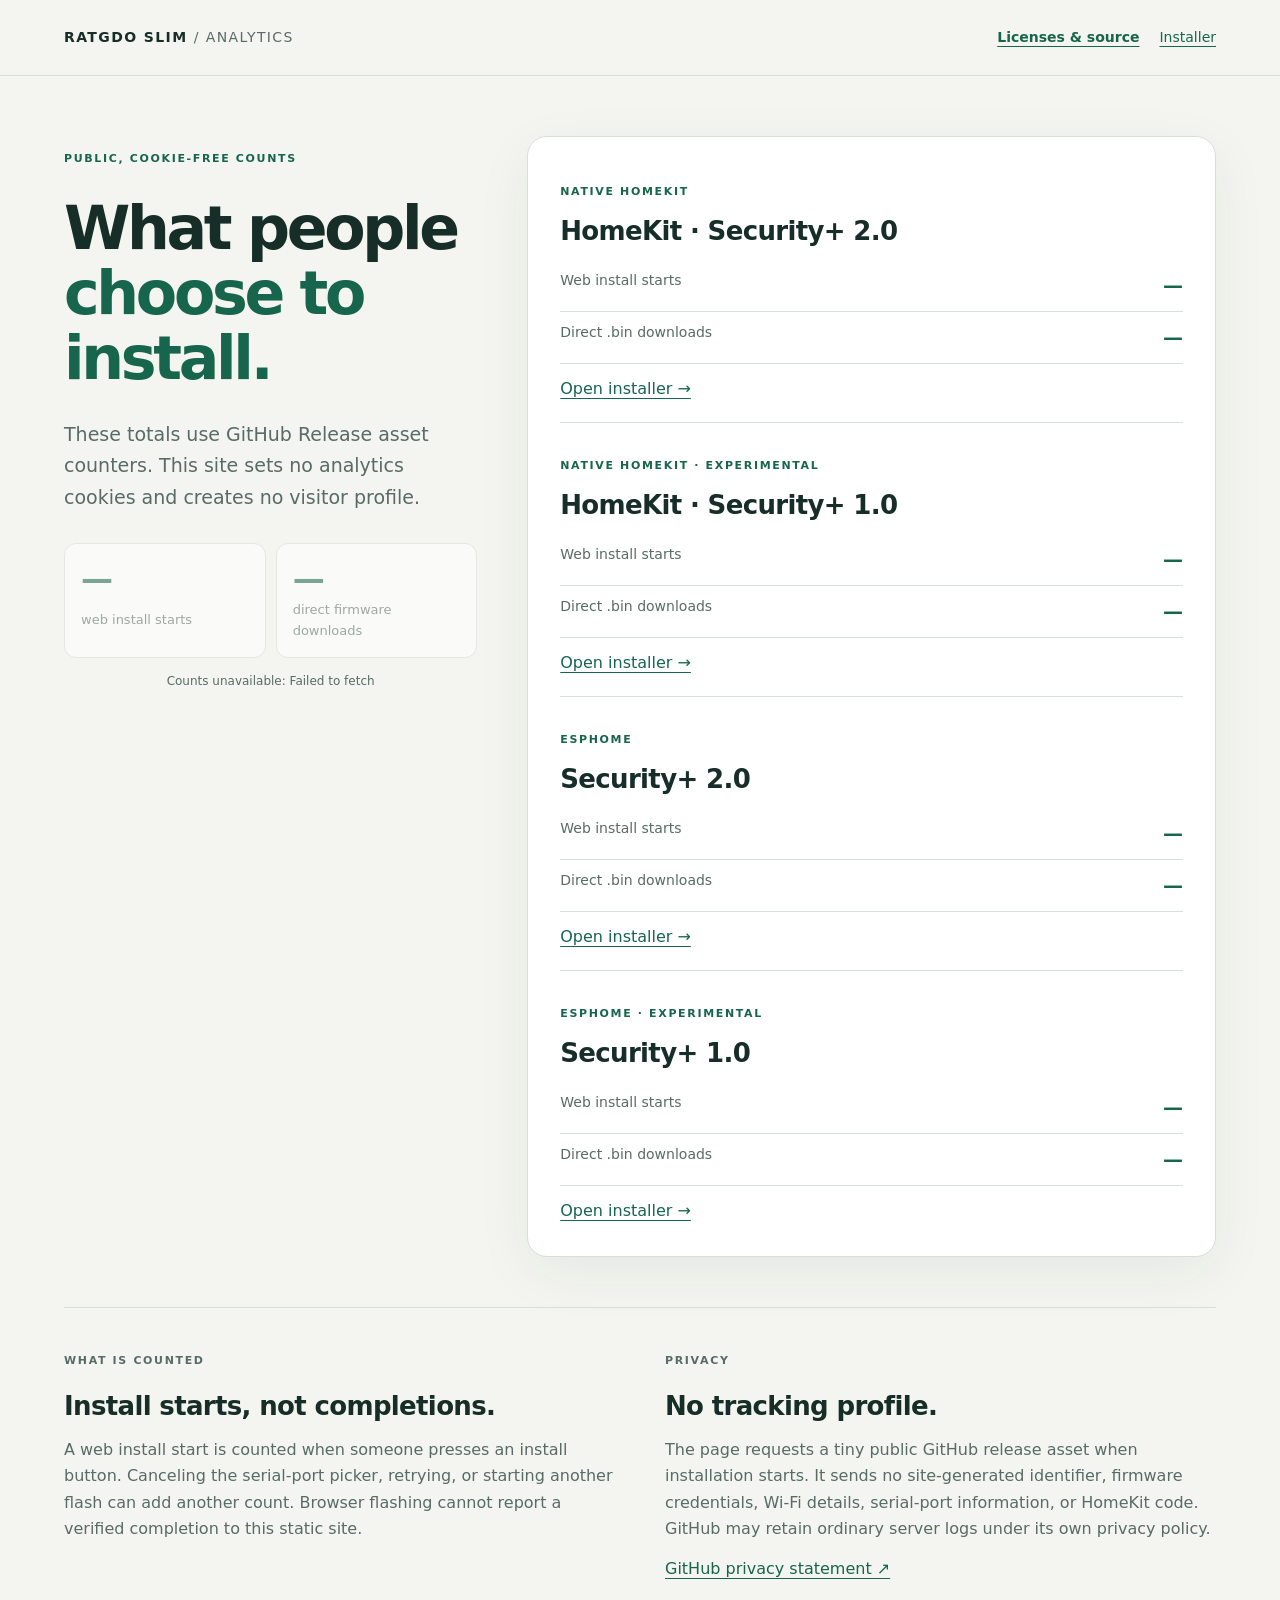
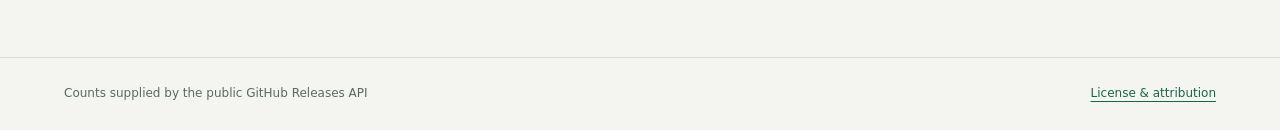
<file: docs/analytics.html>
<!doctype html>
<html lang="en">
<head>
  <meta charset="utf-8">
  <meta name="viewport" content="width=device-width, initial-scale=1">
  <meta name="color-scheme" content="light dark">
  <meta name="description" content="Anonymous public install-start and firmware download counts for the RATGDO 1 MB installers.">
  <title>RATGDO Slim installer · Analytics</title>
  <link rel="stylesheet" href="installer.css">
  <script src="analytics.js" defer></script>
</head>
<body>
  <header><a class="brand" href="./">RATGDO SLIM <span>/ ANALYTICS</span></a><nav class="header-links"><a href="legal.html">Licenses &amp; source</a><a href="./">Installer</a></nav></header>
  <main class="analytics-page" data-analytics-dashboard data-state="loading">
    <section>
      <p class="eyebrow">PUBLIC, COOKIE-FREE COUNTS</p>
      <h1>What people<br><span>choose to install.</span></h1>
      <p class="lead">These totals use GitHub Release asset counters. This site sets no analytics cookies and creates no visitor profile.</p>
      <div class="analytics-total"><span><strong data-count="total-attempts">—</strong> web install starts</span><span><strong data-count="total-downloads">—</strong> direct firmware downloads</span></div>
      <p class="helper" data-analytics-updated>Loading live GitHub totals…</p>
    </section>
    <section class="installer analytics-grid" aria-label="Firmware counts">
      <article class="metric-card"><p class="eyebrow">NATIVE HOMEKIT</p><h2>HomeKit · Security+ 2.0</h2><dl><div><dt>Web install starts</dt><dd data-count="homekit-secplus2-attempts">—</dd></div><div><dt>Direct .bin downloads</dt><dd data-count="homekit-secplus2-downloads">—</dd></div></dl><a href="./">Open installer →</a></article>
      <article class="metric-card"><p class="eyebrow">NATIVE HOMEKIT · EXPERIMENTAL</p><h2>HomeKit · Security+ 1.0</h2><dl><div><dt>Web install starts</dt><dd data-count="homekit-secplus1-attempts">—</dd></div><div><dt>Direct .bin downloads</dt><dd data-count="homekit-secplus1-downloads">—</dd></div></dl><a href="./">Open installer →</a></article>
      <article class="metric-card"><p class="eyebrow">ESPHOME</p><h2>Security+ 2.0</h2><dl><div><dt>Web install starts</dt><dd data-count="esphome-secplus2-attempts">—</dd></div><div><dt>Direct .bin downloads</dt><dd data-count="esphome-secplus2-downloads">—</dd></div></dl><a href="esphome.html">Open installer →</a></article>
      <article class="metric-card"><p class="eyebrow">ESPHOME · EXPERIMENTAL</p><h2>Security+ 1.0</h2><dl><div><dt>Web install starts</dt><dd data-count="esphome-secplus1-attempts">—</dd></div><div><dt>Direct .bin downloads</dt><dd data-count="esphome-secplus1-downloads">—</dd></div></dl><a href="esphome.html">Open installer →</a></article>
    </section>
    <section class="details analytics-notes">
      <article><p class="eyebrow">WHAT IS COUNTED</p><h2>Install starts, not completions.</h2><p>A web install start is counted when someone presses an install button. Canceling the serial-port picker, retrying, or starting another flash can add another count. Browser flashing cannot report a verified completion to this static site.</p></article>
      <article><p class="eyebrow">PRIVACY</p><h2>No tracking profile.</h2><p>The page requests a tiny public GitHub release asset when installation starts. It sends no site-generated identifier, firmware credentials, Wi-Fi details, serial-port information, or HomeKit code. GitHub may retain ordinary server logs under its own privacy policy.</p><p><a href="https://docs.github.com/en/site-policy/privacy-policies/github-general-privacy-statement">GitHub privacy statement ↗</a></p></article>
    </section>
  </main>
  <footer><span>Counts supplied by the public GitHub Releases API</span><a href="legal.html">License &amp; attribution</a></footer>
</body>
</html>
</file>
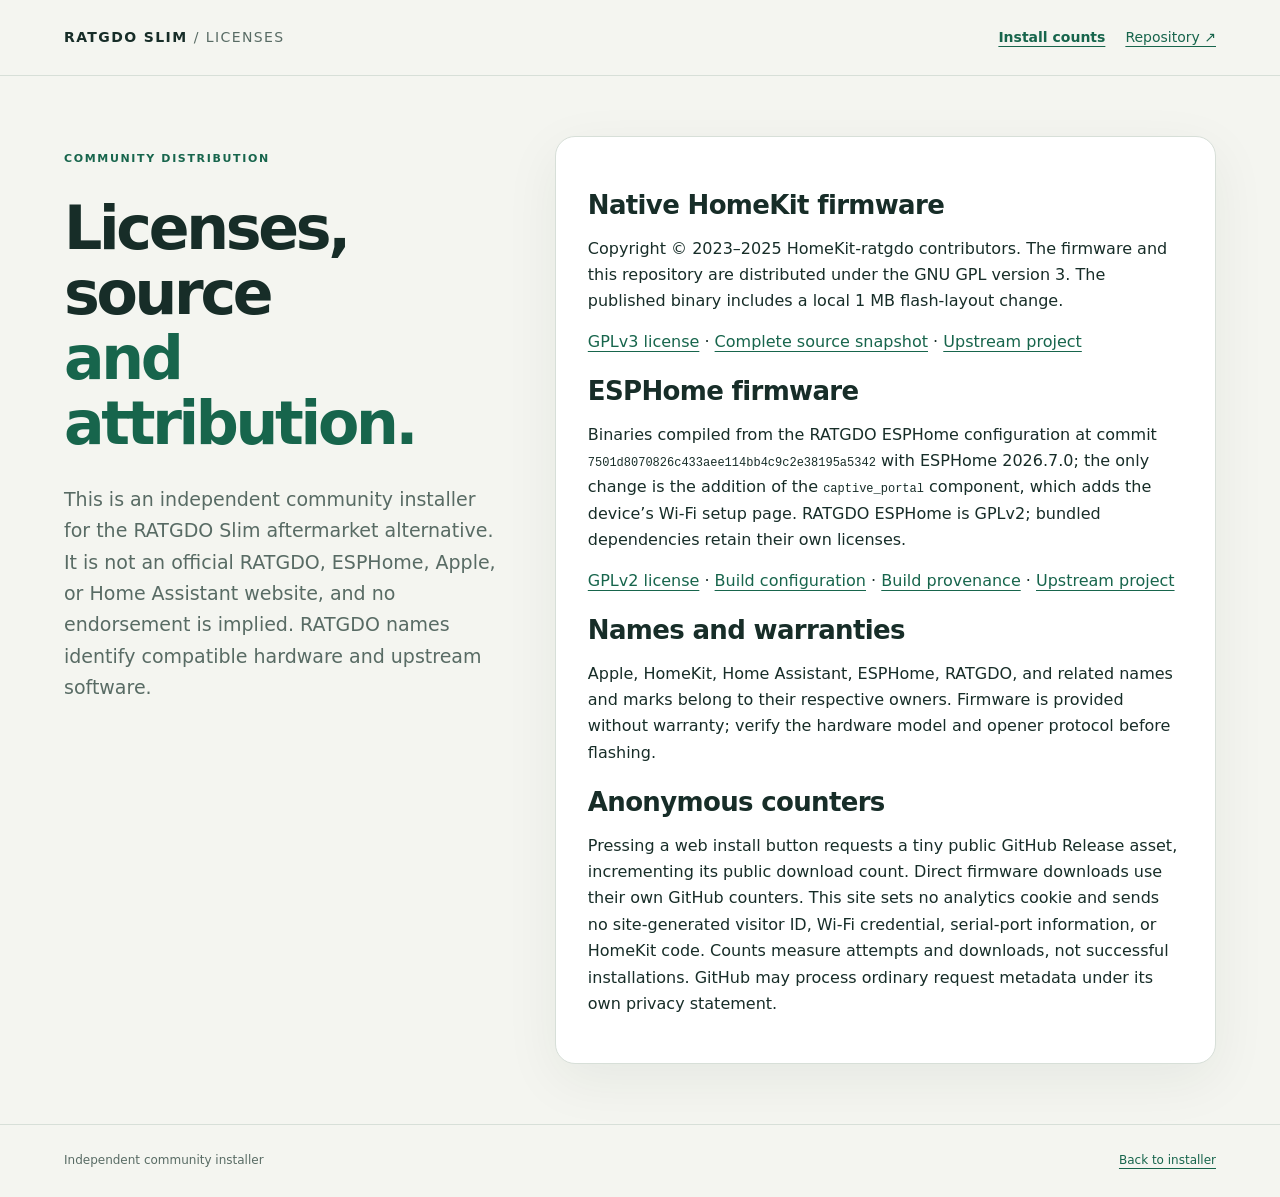
<file: docs/legal.html>
<!doctype html>
<html lang="en">
<head>
  <meta charset="utf-8">
  <meta name="viewport" content="width=device-width, initial-scale=1">
  <meta name="color-scheme" content="light dark">
  <title>RATGDO Slim installer · Licenses and source</title>
  <link rel="stylesheet" href="installer.css">
</head>
<body>
  <header><a class="brand" href="./">RATGDO SLIM <span>/ LICENSES</span></a><nav class="header-links"><a href="analytics.html">Install counts</a><a href="https://github.com/ishankhatri90/ratgdo-homekit">Repository ↗</a></nav></header>
  <main class="legal-page">
    <section>
      <p class="eyebrow">COMMUNITY DISTRIBUTION</p>
      <h1>Licenses, source<br><span>and attribution.</span></h1>
      <p class="lead">This is an independent community installer for the RATGDO Slim aftermarket alternative. It is not an official RATGDO, ESPHome, Apple, or Home Assistant website, and no endorsement is implied. RATGDO names identify compatible hardware and upstream software.</p>
    </section>
    <section class="installer">
      <h2>Native HomeKit firmware</h2>
      <p>Copyright © 2023–2025 HomeKit-ratgdo contributors. The firmware and this repository are distributed under the GNU GPL version 3. The published binary includes a local 1 MB flash-layout change.</p>
      <p><a href="licenses/GPL-3.0.txt">GPLv3 license</a> · <a href="https://github.com/ishankhatri90/ratgdo-homekit/releases/download/v2.2.5-1mb/homekit-2.2.5-1mb-source.tar.gz">Complete source snapshot</a> · <a href="https://github.com/ratgdo/homekit-ratgdo">Upstream project</a></p>
      <h2>ESPHome firmware</h2>
      <p>Binaries compiled from the RATGDO ESPHome configuration at commit <code>7501d8070826c433aee114bb4c9c2e38195a5342</code> with ESPHome 2026.7.0; the only change is the addition of the <code>captive_portal</code> component, which adds the device’s Wi-Fi setup page. RATGDO ESPHome is GPLv2; bundled dependencies retain their own licenses.</p>
      <p><a href="licenses/GPL-2.0.txt">GPLv2 license</a> · <a href="https://github.com/ishankhatri90/ratgdo-homekit/tree/main/esphome-captive">Build configuration</a> · <a href="esphome-builds.json">Build provenance</a> · <a href="https://github.com/ratgdo/esphome-ratgdo">Upstream project</a></p>
      <h2>Names and warranties</h2>
      <p>Apple, HomeKit, Home Assistant, ESPHome, RATGDO, and related names and marks belong to their respective owners. Firmware is provided without warranty; verify the hardware model and opener protocol before flashing.</p>
      <h2>Anonymous counters</h2>
      <p>Pressing a web install button requests a tiny public GitHub Release asset, incrementing its public download count. Direct firmware downloads use their own GitHub counters. This site sets no analytics cookie and sends no site-generated visitor ID, Wi-Fi credential, serial-port information, or HomeKit code. Counts measure attempts and downloads, not successful installations. GitHub may process ordinary request metadata under its own privacy statement.</p>
    </section>
  </main>
  <footer><span>Independent community installer</span><a href="./">Back to installer</a></footer>
</body>
</html>
</file>
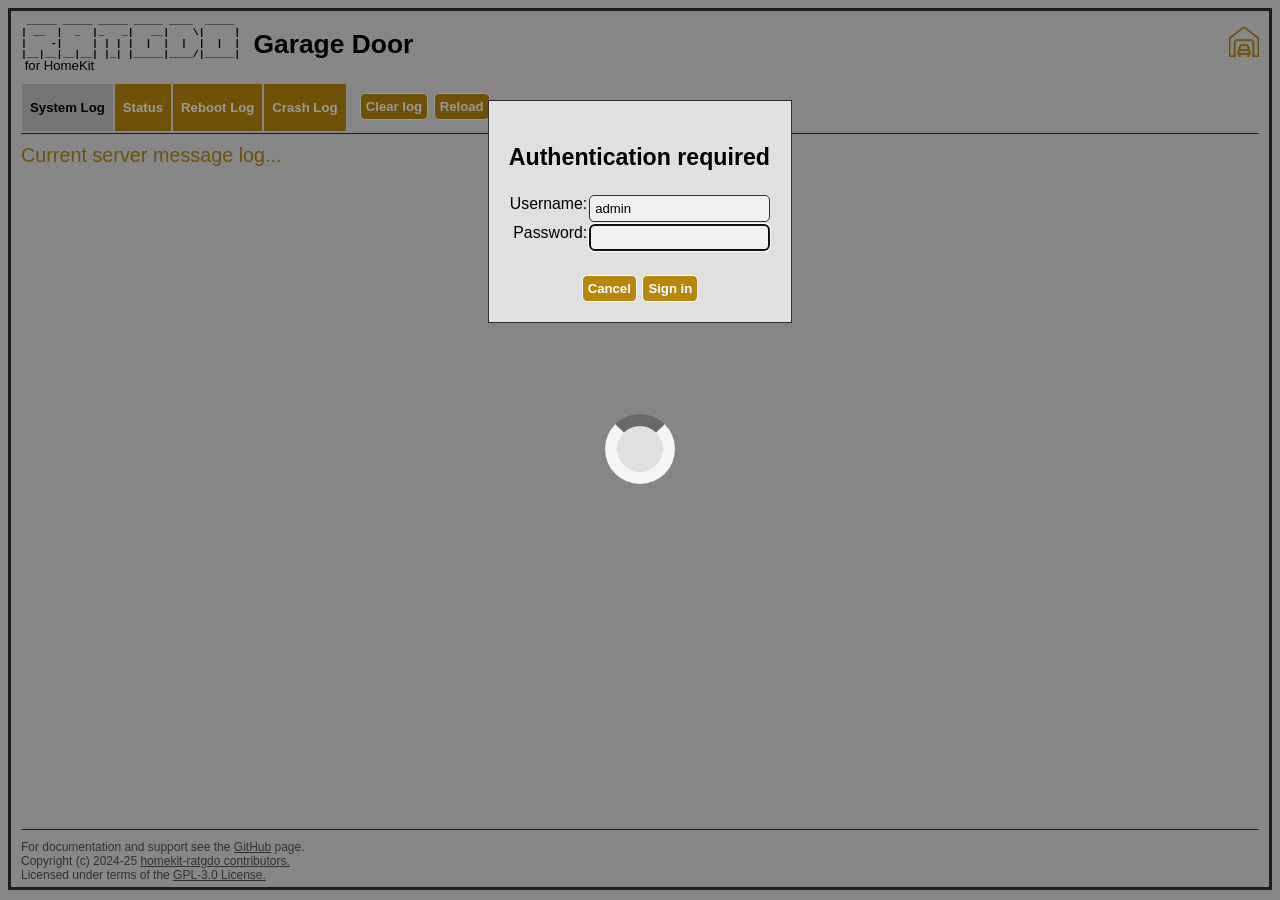
<file: src/www/logs.html>
<!DOCTYPE html>
<html lang="en">

<head>
  <!--  Copyright (c) 2024-25 David Kerr, https://github.com/dkerr64 -->
  <meta charset="UTF-8">
  <meta name="viewport" content="width=device-width, initial-scale=1.0, maximum-scale=1.0, user-scalable=1">
  <meta name="apple-mobile-web-app-title" content="RATDGO">
  <meta name="apple-mobile-web-app-capable" content="yes">
  <meta name="apple-mobile-web-app-status-bar-style" content="black">
  <meta http-equiv="X-UA-Compatible" content="ie=edge">
  <title>HomeKit Garage Door Logs</title>
  <link rel="stylesheet" href="style.css?v=CRC-32">
  <link rel="manifest" href="/site.webmanifest?v=CRC-32" />
  <link rel="icon" type="image/svg+xml" sizes="any" href="/favicon.svg?v=CRC-32" />
  <link rel="icon" type="image/png" sizes="96x96" href="/favicon-96x96.png?v=CRC-32" />
  <link rel="icon" type="image/png" sizes="64x64" href="/favicon-64x64.png?v=CRC-32" />
  <link rel="icon" type="image/png" sizes="48x48" href="/favicon-48x48.png?v=CRC-32" />
  <link rel="icon" type="image/x-icon" sizes="16x16 32x32 48x48" href="/favicon.ico?v=CRC-32" />
  <link rel="apple-touch-icon" sizes="180x180" href="/apple-touch-icon.png?v=CRC-32" />
  <script src="logs.js?v=CRC-32"></script>
</head>

<body>
  <!-- Title section of page ------------------------------------------------------------------>
  <div id="fullpage" class="fullpage" style="max-width: 100%; height: 98vh; display:flex; flex-flow: column;">
    <div id="loader" class="ldrcenter"></div>
    <div id="header" class="header logheader">
      <div class="logo">
        <pre class="logo">
 _____ _____ _____ _____ ____  _____
| __  |  _  |_   _|   __|    \|     |
|    -|     | | | |  |  |  |  |  |  |
|__|__|__|__| |_| |_____|____/|_____|
          </pre>
        <p class="logo"> for HomeKit</p>
      </div>
      <div class="name">
        <p id="deviceName" style="margin:0px;">Garage Door</p>
      </div>
      <div
        style="float: right; vertical-align: middle; padding-left: 0; padding-right: 0; cursor: pointer; position: absolute; right: 0;">
        <img id="main-icon" src="garage-car.svg?v=CRC-32" alt="Homepage"
          onclick="if (history.length > 1) history.back(); else window.close();" style="width: 1.5em; height: 1.5em;">
      </div>
    </div>
    <!-- view selection tabs ------------------------------------------------------------------->
    <div id="tabs-bar" class="tab">
      <button class="tablinks" id="defaultOpen" onclick="openTab(event, 'logTab')">System Log</button>
      <button class="tablinks" onclick="openTab(event, 'statusTab')">Status</button>
      <button class="tablinks" onclick="openTab(event, 'rebootTab')">Reboot Log</button>
      <button class="tablinks" onclick="openTab(event, 'crashTab')">Crash Log</button>
      <input id="clearLogBtn" type="button" value="Clear log"
        style="display: none; margin-left: 1em; margin-top: 0.8em;"
        onclick="return confirm('Clear log, are you sure?') && clearLog(false);">
      <input id="reloadLogButton" type="button" value="Reload" style="display: none;"
        onclick="return confirm('Clear and reload log, are you sure?') && clearLog(true);">
      <input id="clearBtn" type="button" value="Clear crash log"
        style="display: none; margin-left: 1em; margin-top: 0.8em;"
        onclick="return confirm('Clear crash log, are you sure?') && clearCrashLog();">
    </div>
    <!-- Main section of page ------------------------------------------------------------------>
    <div id="statusTab" class="tabcontent">
      <p style="margin: 0px;">RATGDO device status...</p>
      <pre id="statusjson" style="font-size: 0.6em; margin-top: 0px">
Loading...
        </pre>
    </div>
    <div id="logTab" class="tabcontent">
      <p style="margin: 0px;  color: #b8860b">Current server message log...</p>
      <span id="showLogHeader" style="margin: 0px;  color: #b8860b; font-size: 0.6em;"></span>
      <pre id="showlog" style="font-size: 0.6em; margin-top: 0px"></pre>
    </div>
    <div id="rebootTab" class="tabcontent">
      <p style="margin: 0px; color: darkgoldenrod">Messages logged immediately before last user requested reboot or
        reset...</p>
      <pre id="rebootlog" style="font-size: 0.6em; margin-top: 0px"></pre>
    </div>
    <div id="crashTab" class="tabcontent">
      <p style="margin: 0px; color: darkgoldenrod">Messages logged immediately before last system crash...</p>
      <pre id="crashlog" style="font-size: 0.6em; margin-top: 0px"></pre>
    </div>
    <!-- Footer section of page ------------------------------------------------------------------>
    <div id="footer" class="footer" style="flex: 0 1 0;">
      <p style="margin:0px;">For documentation and support see the <a
          href="https://github.com/ratgdo/homekit-ratgdo32">GitHub</a>
        page.<br>Copyright (c) 2024-25 <a
          href="https://github.com/ratgdo/homekit-ratgdo32/graphs/contributors">homekit-ratgdo
          contributors.</a><br>Licensed under terms of the <a
          href="https://www.gnu.org/licenses/gpl-3.0.en.html">GPL-3.0
          License.</a>
      </p>
    </div>
  </div>

  <!-- Simple please wait dialog --------------------------------------------------------------->
  <div id="pleaseWait" class="modal">
    <div class="modal-content">
      Checking flash CRC. please wait...
    </div>
  </div>

  <div id="passwordModal" class="modal">
    <div class="modal-content" style="width: fit-content;">
      <form id="passwordForm">
        <h3>Authentication required</h3>
        <table style="width: 100%;">
          <tr>
            <td style="text-align: right; font-size: 0.8em;"><label for="authUsername">Username:</label></td>
            <td style="text-align: left; font-size: 0.8em;"><input id="authUsername" type="text" required></td>
          </tr>
          <tr>
            <td style="text-align: right; font-size: 0.8em;"><label for="authPassword">Password:</label></td>
            <td style="text-align: left; font-size: 0.8em;"><input id="authPassword" type="password" required></td>
          </tr>
        </table>
        <br>
        <span style="display: block; text-align: center;">
          <input id="passwordCancel" type="button" value="Cancel">
          <input type="submit" value="Sign in">
        </span>
      </form>
    </div>
  </div>

  <!-- Initialization scripts ------------------------------------------------------------------>
  <script>
    console.log('Client UUID: ' + clientUUID);
    const loaderElem = document.getElementById("loader");
    document.getElementById("defaultOpen").click();
    console.log(`History length: ${history.length}`);

    const iOSiPadOS = navigator.platform.startsWith("iP") || navigator.platform.startsWith("Mac") && navigator.maxTouchPoints > 4;
    if (iOSiPadOS) {
      // Remove the border line when displayed on iOS device
      document.getElementById("fullpage").style.borderStyle = "none";
      document.getElementById("fullpage").style.padding = "5px";
      // Fix the headers and footers to top/bottom of screen
      const header = document.getElementById("header");
      const tabsBar = document.getElementById("tabs-bar");
      const footer = document.getElementById("footer");
      header.style.position = "fixed";
      header.style.zIndex = "1000";
      header.style.top = "0px";
      header.style.width = "calc(100% - 24px)";
      header.style.padding = "0px";
      tabsBar.style.position = "fixed";
      tabsBar.style.zIndex = "999";
      tabsBar.style.top = "0px";
      tabsBar.style.width = "calc(100% - 24px)";
      tabsBar.style.paddingTop = `${header.offsetHeight + 5}px`;
      footer.style.position = "fixed";
      footer.style.zIndex = "999";
      footer.style.bottom = "0px";
      footer.style.paddingBottom = "2em";
      footer.style.width = "calc(100% - 24px)";
      footer.style.borderTopStyle = "solid";
      footer.style.borderTopWidth = "1px";
      // adjust the height (margins) of the tab contents pages
      const styleSheet = document.styleSheets[0];
      styleSheet.insertRule(`div.tabcontent { margin-top: ${tabsBar.offsetHeight - 10}px; margin-bottom: ${footer.offsetHeight - 10}px; border-bottom-style: none; }`,
        styleSheet.cssRules.length)
    }

    loadLogs();
  </script>
</body>

</html>
</file>
<file: docs/installer.css>
:root{color-scheme:light dark;--bg:#f4f5f0;--card:#fff;--ink:#172d28;--muted:#586b64;--line:#d7dfd8;--accent:#17654c;--soft:#e9f1e7;--notice:#f6f1df}*{box-sizing:border-box}body{margin:0;background:var(--bg);color:var(--ink);font:16px/1.65 system-ui,-apple-system,BlinkMacSystemFont,"Segoe UI",sans-serif}a{color:var(--accent);text-underline-offset:4px}header,footer{display:flex;justify-content:space-between;gap:20px;align-items:center;padding:26px 5vw;border-bottom:1px solid var(--line)}header a{font-size:14px}.brand{text-decoration:none;font-weight:850;letter-spacing:.1em;color:var(--ink)}.brand span{font-weight:450;color:var(--muted)}main{padding:60px 5vw;display:grid;grid-template-columns:minmax(0,1fr) minmax(0,1fr);gap:50px;align-items:start}.intro{padding:35px 0}.eyebrow{font-size:11px;font-weight:800;letter-spacing:.15em;color:var(--accent)}h1{font-size:clamp(38px,4.7vw,76px);line-height:1.08;letter-spacing:-.055em;margin:28px 0}h1 span{color:var(--accent)}.lead{font-size:19px;color:var(--muted);max-width:42ch}.tags{display:flex;flex-wrap:wrap;gap:8px;margin-top:30px}.tags span,.version{border:1px solid var(--line);padding:5px 12px;border-radius:100px;font-size:12px;font-weight:650}.installer{background:var(--card);border:1px solid var(--line);border-radius:20px;padding:32px;box-shadow:0 16px 55px #142b2510}.card-top{display:flex;align-items:center;justify-content:space-between;gap:12px}.version{background:var(--soft);color:var(--accent)}h2{font-size:26px;line-height:1.25;letter-spacing:-.025em;margin:20px 0 14px}p{margin:14px 0}ol{list-style:none;counter-reset:steps;padding:0;margin:28px 0}li{counter-increment:steps;position:relative;padding-left:44px;margin:20px 0}li:before{content:counter(steps);position:absolute;left:0;top:2px;display:grid;place-items:center;width:28px;height:28px;border:1px solid var(--line);border-radius:50%;font-size:12px;font-weight:750}li strong,li span{display:block}li span{font-size:14px;color:var(--muted)}.notice{font-size:13px;padding:16px;background:var(--notice);border-radius:10px;margin:20px 0}.notice strong{display:block}button{width:100%;padding:17px 22px;border:0;border-radius:10px;background:var(--accent);color:#fff;cursor:pointer;font:700 16px system-ui;text-align:left;display:flex;justify-content:space-between;gap:16px}button:hover{filter:brightness(1.12)}:focus-visible{outline:3px solid #ce8b20;outline-offset:5px}.helper,.loading{font-size:12px;color:var(--muted);text-align:center}.download{display:block;text-align:center;font-size:14px;font-weight:650;margin:20px 0 0}esp-web-install-button:not(:defined){display:none}esp-web-install-button:defined + .loading{display:none}.details{grid-column:1/-1;display:grid;grid-template-columns:minmax(0,1fr) minmax(0,1fr);gap:50px;border-top:1px solid var(--line);padding-top:30px}.details p{color:var(--muted)}dl{margin:24px 0}dl div{display:flex;justify-content:space-between;gap:16px;border-bottom:1px solid var(--line);padding:9px 0;font-size:14px}dt{color:var(--muted)}dd{margin:0;font-weight:600}details{border-bottom:1px solid var(--line);padding:15px 0;font-size:14px}summary{cursor:pointer;font-weight:650}code{display:block;overflow-wrap:anywhere;font-size:12px;padding-top:15px}footer{border-top:1px solid var(--line);border-bottom:0;font-size:12px;color:var(--muted)}@media(prefers-color-scheme:dark){:root{--bg:#101b18;--card:#182722;--ink:#ebf1e9;--muted:#a5b9ae;--line:#34483e;--accent:#94dbb6;--soft:#203d30;--notice:#363323}button{color:#102219}}@media(max-width:800px){main{grid-template-columns:minmax(0,1fr);padding-top:20px;gap:25px}.intro{padding:10px 0}.details{grid-template-columns:minmax(0,1fr);gap:25px}.installer{padding:24px}h1{font-size:48px}footer{align-items:start;flex-direction:column;gap:8px}}@media(max-width:380px){h1{font-size:38px}.installer{padding:18px}header{gap:10px}.brand{font-size:12px}header>a:last-child{font-size:12px}}
.pairing{margin-top:36px;padding:26px;border:1px solid var(--line);border-radius:18px;background:var(--card);scroll-margin-top:24px}.pairing h2{font-size:24px}.pairing .pairing-code{font:750 clamp(28px,3.6vw,48px)/1.3 ui-monospace,SFMono-Regular,Consolas,monospace;letter-spacing:.035em;color:var(--accent);text-align:center;background:var(--soft);border:1px solid var(--line);border-radius:12px;padding:18px 8px;user-select:all;-webkit-user-select:all;cursor:text;white-space:nowrap}.pairing>p:not(.eyebrow):not(.pairing-code):not(.helper){font-size:14px;color:var(--muted)}.pairing-link{display:block;text-align:center;margin-top:24px;padding:12px;border:1px solid var(--line);border-radius:10px;background:var(--soft);font-weight:700;font-size:14px}.pairing:target{outline:3px solid var(--accent);outline-offset:4px}@media(max-width:380px){.pairing{padding:18px}.pairing .pairing-code{font-size:28px}}
.firmware-nav{display:flex;flex-wrap:wrap;gap:8px;margin:24px 0}.firmware-nav a{padding:10px 22px;border:1px solid var(--line);border-radius:10px;text-decoration:none;font-weight:700;background:var(--card)}.firmware-nav a[aria-current=page]{background:var(--accent);color:var(--bg)}.protocol-card{border-top:1px solid var(--line);margin-top:26px;padding-top:12px}.protocol-card h3{font-size:20px;display:flex;align-items:center;gap:10px;flex-wrap:wrap}.protocol-card button{line-height:1.5}.protocol-card>p{font-size:14px;color:var(--muted)}
.legal-page{grid-template-columns:minmax(0,.8fr) minmax(0,1.2fr)}.legal-page code{display:inline;padding:0;overflow-wrap:anywhere}@media(max-width:800px){.legal-page{grid-template-columns:minmax(0,1fr)}}
.header-links{display:flex;align-items:center;gap:20px}.header-links a:first-child{font-weight:750}.license-panel{display:grid;gap:4px;margin-top:24px;padding:16px;border:1px solid var(--accent);border-radius:10px;background:var(--soft);font-size:13px}.license-panel strong{color:var(--accent)}.license-panel span{color:var(--muted)}@media(max-width:540px){header{align-items:flex-start}.header-links{align-items:flex-end;flex-direction:column;gap:4px;text-align:right}}
.analytics-page{grid-template-columns:minmax(0,.75fr) minmax(0,1.25fr)}.analytics-total{display:grid;grid-template-columns:1fr 1fr;gap:10px;margin-top:30px}.analytics-total span{display:grid;padding:16px;border:1px solid var(--line);border-radius:12px;background:var(--card);font-size:13px;color:var(--muted)}.analytics-total strong{font-size:32px;line-height:1.2;color:var(--accent)}.analytics-grid{display:grid;gap:0;padding-top:12px;padding-bottom:12px}.metric-card{padding:20px 0;border-bottom:1px solid var(--line)}.metric-card:last-child{border-bottom:0}.metric-card h2{margin:6px 0}.metric-card dl{margin:12px 0}.metric-card dd{font-size:20px;color:var(--accent)}.analytics-notes{grid-column:1/-1}.analytics-page[data-state=error] .analytics-total{opacity:.55}@media(max-width:800px){.analytics-page{grid-template-columns:minmax(0,1fr)}}@media(max-width:420px){.analytics-total{grid-template-columns:1fr}}
.aftermarket-note{display:grid;gap:3px;margin-top:18px;padding:14px 16px;border-left:4px solid var(--accent);border-radius:0 10px 10px 0;background:var(--soft);font-size:13px}.aftermarket-note span{color:var(--muted)}.slim-hardware{grid-column:1/-1;display:grid;grid-template-columns:repeat(3,minmax(0,1fr));gap:16px;padding:36px 0;border-top:1px solid var(--line)}.section-heading{grid-column:1/-1}.section-heading h2{margin:5px 0}.section-heading p:last-child{color:var(--muted);margin-top:0}.slim-card{position:relative;padding:24px;border:1px solid var(--line);border-radius:16px;background:var(--card)}.slim-card.featured{border-color:var(--accent);box-shadow:0 12px 35px #17654c14}.slim-card h3{margin:12px 0 8px;font-size:19px;line-height:1.3}.slim-card p{margin:0;color:var(--muted);font-size:14px}.model-badge{display:inline-block;padding:3px 9px;border-radius:999px;background:var(--soft);color:var(--accent);font-size:10px;font-weight:800;letter-spacing:.1em}.wiring-warning{grid-column:1/-1;padding:20px;border:1px solid #d9ad52;border-left:5px solid #d77d23;border-radius:12px;background:var(--notice)}.wiring-warning>strong{font-size:18px}.wiring-warning p{margin:6px 0}.wire-map{display:flex;flex-wrap:wrap;gap:8px;margin:14px 0}.wire-map span{padding:7px 11px;border:1px solid var(--line);border-radius:8px;background:var(--card);font-size:13px}.wire-red{color:#b52920}.wire-white{padding:1px 5px;border-radius:3px;background:#68716d;color:#fff}.wire-black{padding:1px 5px;border-radius:3px;background:#171b19;color:#fff}@media(max-width:900px){.slim-hardware{grid-template-columns:1fr 1fr}.hardware-common{grid-column:1/-1}}@media(max-width:620px){.slim-hardware{grid-template-columns:1fr}.hardware-common{grid-column:auto}}
</file>
<file: src/www/style.css>
/*************************************************************
 * Stylesheet for RATDGO web status page
 *
 * Copyright (c) 2023-25 David Kerr, https://github.com/dkerr64
 *
 *************************************************************/

* {
    box-sizing: border-box;
}

html,
body {
    background-color: darkgray;
    overflow-x: hidden;
    font-family: Verdana, Geneva, Tahoma, sans-serif;
    font-size: 3vw;
    scrollbar-width: none;
}

input,
input[type="file"]::-webkit-file-upload-button,
input[type="file"]::file-selector-button {
    /* background-color: rgb(180, 117, 23); */
    background-color: darkgoldenrod;
    color: white;
    border-style: solid;
    border-color: white;
    border-top-left-radius: 5px;
    border-top-right-radius: 5px;
    border-bottom-right-radius: 5px;
    border-bottom-left-radius: 5px;
    border-width: 1px;
    font-weight: bold;
    font-size: 2vw;
    padding: 5px;
    cursor: pointer;
}

input[type="radio"],
input[type="checkbox"] {
    vertical-align: middle;
    accent-color: darkgoldenrod;
    margin: 0px;
}

input[type="text"],
input[type="password"],
input[type="number"] {
    font-weight: normal;
}

input[type="checkbox"][disabled] {
    cursor: not-allowed;
}

.button-row input[type="button"] {
    padding-left: 0px;
    padding-right: 0px;
}


input[type="file"]::-webkit-file-upload-button:active,
input[type="file"]::file-selector-button:active,
input[type="button"]:active {
    background-color: rgba(184, 135, 11, 0.75);
    transform: scale(0.95);
}

input.slider {
    -webkit-appearance: none;
    appearance: none;
    vertical-align: middle;
    margin: 0;
    border: 0;
    padding: 0;
    height: 15px;
    background-color: transparent;
    border-radius: 5px;
}

input.slider::-webkit-slider-runnable-track {
    height: 3px;
    background-color: #B0B0B0;
}

input.slider::-webkit-slider-thumb {
    -webkit-appearance: none;
    appearance: none;
    width: 17px;
    height: 17px;
    border-radius: 50%;
    border: 0px;
    margin-top: -7px;
    background: darkgoldenrod;
    cursor: pointer;
}

input.slider::-moz-range-track {
    height: 3px;
    background-color: #B0B0B0;
}

input.slider::-moz-range-thumb {
    width: 17px;
    height: 17px;
    border-radius: 50%;
    border: 0px;
    margin-top: -7px;
    background: darkgoldenrod;
    cursor: pointer;
}

label {
    cursor: pointer;
}

select {
    vertical-align: middle;
    font-size: 1em;
    border-style: solid;
    border-top-left-radius: 5px;
    border-top-right-radius: 5px;
    border-bottom-right-radius: 5px;
    border-bottom-left-radius: 5px;
    border-width: 1px;
    width: 15em;
    padding: 5px;
    appearance: unset;
}

div {
    position: static;
    float: left;
    background-color: #E0E0E0;
    border-color: #303030;
    padding: 10px;
}

div.serverstatus {
    width: 100%;
    overflow: hidden;
    position: relative;
    padding-left: 0px;
    padding-right: 0px;

    td:nth-child(1) {
        text-align: right;
    }
}

div.qrcode {
    width: 25%;
    left: 75%;
    max-width: 200px;
    overflow: hidden;
    position: absolute;
}

div.fullwidth {
    width: 100%;
    max-width: 800px;
    overflow: hidden;
    position: relative;
    border-bottom-style: solid;
    border-bottom-width: 1px;
    padding-left: 0px;
    padding-right: 0px;

    td:nth-child(2n - 1) {
        text-align: right;
    }
}

div.header {
    display: flex;
    align-items: center;
    width: 100%;
    max-width: 800px;
    overflow: hidden;
    position: relative;
    border-bottom-style: solid;
    border-bottom-width: 1px;
    padding: 0px;
    padding-top: 5px;
    padding-bottom: 5px;
}

div.fullpage {
    margin: auto;
    max-width: 800px;
    height: auto;
    overflow: hidden;
    position: relative;
    float: none;
    border-style: solid;
    padding-top: 0px;
    padding-bottom: 0px;
}

div.center {
    text-align: center;
    padding: 0px;
}

div.footer {
    width: 100%;
    font-size: 12px;
    padding: 0px;
    padding-bottom: 5px;
}

.logo {
    font-family: 'Courier New', Courier, monospace;
    text-align: left;
    white-space: pre;
    font-weight: bold;
    padding: 0;
    margin: 0;
    display: inline-grid;
}

p.logo {
    font-family: Verdana, Geneva, Tahoma, sans-serif;
    font-weight: normal;
    font-size: 2vw;
    margin: 0px;
}

pre.logo {
    font-size: 1.5vw;
    margin-bottom: -2vw;
}

div.name {
    font-weight: bold;
    font-size: 4vw;
    text-align: left;
    padding: 0;
    margin: 0;
    margin-left: 2vw;
    height: 100%;
    display: flex;
    align-items: center;
    padding-right: 30px;
}

td {
    padding: 1px;
    vertical-align: top;
}

table {
    border-collapse: collapse;
}

table.password,
table.settings {
    border-collapse: unset;
}

table.settings td,
table.settings label,
table.password td,
table.password label {
    vertical-align: middle;
    font-size: 0.8em;
}

table.status td:nth-child(2),
table.settings td:nth-child(2) {
    padding-left: 5px;
}

table.settings td.label,
table.settings td.IPlabel,
table.password td.label {
    vertical-align: middle;
    text-align: right;
    font-size: 0.8em;
}

table.settings select.TZinput,
table.settings select.FCinput,
table.settings input.IPinput {
    font-size: 0.9em;
}

.modal {
    display: none;
    position: fixed;
    z-index: 1;
    padding-top: 100px;
    top: 0px;
    left: 0px;
    width: 100%;
    height: 100%;
    overflow: auto;
    background-color: rgba(0, 0, 0, 0.4);
}

/* Modal Content */
.modal-content {
    background-color: #E0E0E0;
    margin: auto;
    padding: 20px;
    border: 1px solid gray;
    width: 90%;
    max-width: 720px;
    float: none;
}

/* The Close Button */
.close {
    color: #aaaaaa;
    float: right;
    font-size: 28px;
    font-weight: bold;
}

.close:hover,
.close:focus {
    color: black;
    text-decoration: none;
    cursor: pointer;
}

fieldset {
    border: 1px solid darkgray;
    width: 100%;
}

/* Style the tab */
div.tab {
    overflow: hidden;
    height: initial;
    width: 100%;
    position: relative;
    border-bottom-style: solid;
    border-bottom-width: 1px;
    padding-left: 0px;
    padding-right: 0px;
    padding-top: 5px;
    padding-bottom: 1px;
    flex-grow: 0;
    flex-shrink: 1;
    flex-basis: auto;
}

/* Style the buttons that are used to open the tab content */
div.tab button {
    background-color: darkgoldenrod;
    font-weight: bold;
    color: white;
    float: left;
    border-color: transparent;
    margin: 1px;
    outline: none;
    cursor: pointer;
    padding: 2vw 1vw;
    transition: 0.3s;
    font-size: 2vw;
}

/* Change background color of buttons on hover */
div.tab button:hover {
    background-color: lightgray;
    color: black;
}

/* Create an active/current tablink class */
div.tab button.active {
    background-color: silver;
    color: black;
}

/* Style the tab content */
div.tabcontent {
    display: none;
    width: 100%;
    height: 0px;
    overflow: auto;
    position: relative;
    border-bottom-style: solid;
    border-bottom-width: 1px;
    padding: 0px;
    margin-bottom: 10px;
    margin-top: 10px;
    flex-grow: 1;
    flex-shrink: 1;
    flex-basis: auto;
}

div.logheader {
    max-width: 100%;
    height: initial;
    flex: 0 1 auto;
    border-bottom-style: none;
}

#loader {
    border: 12px solid whitesmoke;
    border-radius: 50%;
    border-top: 12px solid dimgray;
    width: 70px;
    height: 70px;
    animation: spin 1s linear infinite;
    visibility: hidden;
    z-index: 99;
}

.ldrcenter {
    position: absolute;
    top: 0;
    bottom: 0;
    left: 0;
    right: 0;
    margin: auto;
}

@keyframes spin {
    100% {
        transform: rotate(360deg);
    }
}

@media only screen and (min-width: 660px) {
    body {
        font-size: 19.8px;
    }

    div.tab button {
        padding: 14px 6px;
        font-size: 13.2px;
    }

    input,
    input[type="file"]::-webkit-file-upload-button,
    input[type="file"]::file-selector-button {
        font-size: 13.2px;
    }

    div.name {
        font-size: 26.4px;
        margin-left: 13.2px;
    }

    pre.logo {
        font-size: 9.9px;
        margin-bottom: -13.2px;
    }

    p.logo {
        font-size: 13.2px;
    }
}

@media (prefers-color-scheme: light) {

    .modal-content,
    html,
    div,
    input[type="file"],
    body {
        background-color: #E0E0E0;
        border-color: #303030;
        color: black;
    }

    select,
    input[type="number"],
    input[type="text"],
    input[type="password"] {
        background-color: #F0F0F0;
        border-color: #303030;
        color: black;
    }

    input[type="checkbox"][disabled]+label {
        color: rgba(0, 0, 0, 0.5);
        cursor: not-allowed;
    }

    div.footer,
    a {
        color: #505050;
    }
}

@media (prefers-color-scheme: dark) {

    .modal-content,
    html,
    div,
    input[type="file"],
    body {
        background-color: #303030;
        border-color: #E0E0E0;
        color: white;
    }

    select,
    input[type="number"],
    input[type="text"],
    input[type="password"] {
        background-color: #202020;
        border-color: #E0E0E0;
        color: white;
    }

    input[type="checkbox"][disabled]+label {
        color: rgba(255, 255, 255, 0.5);
        cursor: not-allowed;
    }

    div.footer,
    a {
        color: #B0B0B0;
    }
}
</file>
